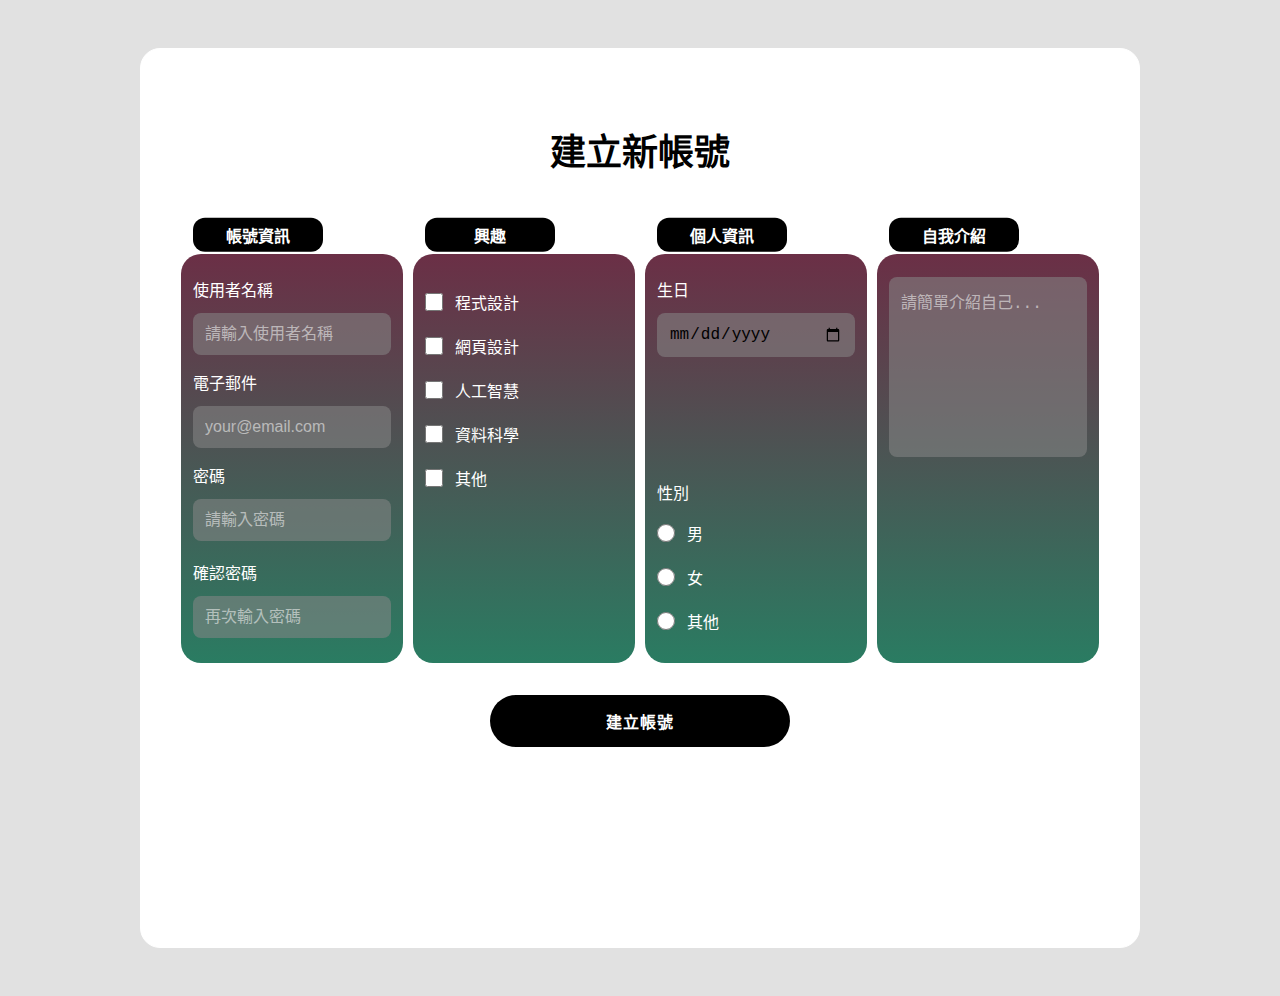
<file: index.html>
<!DOCTYPE html>
<html lang="zh-TW">
<head>
  <meta charset="UTF-8">
  <meta name="viewport" content="width=device-width, initial-scale=1.0">
  <title>建立新帳號</title>
  <link rel="stylesheet" href="styles.css">
  
  <style>

    /* 四欄布局：桌面版 */
    .four-column-layout {
      display: grid;
      grid-template-columns: repeat(4, 1fr);
      gap: 10px;
    }
    /* 手機版：垂直排列 */
    @media (max-width: 768px) {
      .four-column-layout {
        grid-template-columns: 1fr;
      }
    }
  </style>
 
</head>
<body>
  <div class="container">
    <header>
      <h1>建立新帳號</h1>
    </header>
    <main>
      <form id="signup-form">
        <!-- 四欄式布局區塊 -->
        <div class="four-column-layout">

          <!-- 欄 1: 帳號資訊 -->
          <div class="column">
            <fieldset>
              <legend>帳號資訊</legend>

              <div class="form-group">
                <label for="username">使用者名稱</label>
                <input type="text" id="username" name="username" placeholder="請輸入使用者名稱" required>
              </div>
              <div class="form-group">
                <label for="email">電子郵件</label>
                <input type="email" id="email" name="email" placeholder="your@email.com" required>
              </div>
              <div class="form-group">
                <label for="password">密碼</label>
                <input type="password" id="password" name="password" placeholder="請輸入密碼" required>
                <span id="password-strength"></span>
              </div>
              <div class="form-group">
                <label for="confirm-password">確認密碼</label>
                <input type="password" id="confirm-password" name="confirm-password" placeholder="再次輸入密碼" required>
              </div>

            </fieldset>
          </div>

          <!-- 欄 2: 興趣 -->
          <div class="column">
            <fieldset>
              <legend>興趣</legend>
              <div class="checkbox-group">
                <label for="programming">
                  <input type="checkbox" id="programming" name="interests" value="programming">
                  程式設計
                </label>
                <label for="web-design">
                  <input type="checkbox" id="web-design" name="interests" value="web-design">
                  網頁設計
                </label>
                <label for="ai">
                  <input type="checkbox" id="ai" name="interests" value="ai">
                  人工智慧
                </label>
                <label for="data-science">
                  <input type="checkbox" id="data-science" name="interests" value="data-science">
                  資料科學
                </label>
                <label for="others">
                    <input type="checkbox" id="interest-other-checkbox" name="interests" value="others">
                    其他
                  </label>
                  <input type="text" id="interest-other-input" class="other-input" placeholder="請輸入其他興趣..." />                  
              </div>
            </fieldset>
          </div>

          <!-- 欄 3: 個人資訊 -->
          <div class="column">
            <fieldset>
              <legend>個人資訊</legend>
              <div class="form-group">
                <label for="birthdate">生日</label>
                <input type="date" id="birthdate" name="birthdate">
              </div>
              <div class="form-group">
                <label>性別</label>
                <div class="radio-group">
                  <label for="male">
                    <input type="radio" id="male" name="gender" value="male">
                    男
                  </label>
                  <label for="female">
                    <input type="radio" id="female" name="gender" value="female">
                    女
                  </label>
                  <label for="other">
                    <input type="radio" id="other" name="gender" value="other">
                    其他
                  </label>
                </div>
              </div>
            </fieldset>
          </div>
          
          <!-- 欄 4: 自我介紹 -->
          <div class="column">
            <fieldset>
              <legend>自我介紹</legend>
              <textarea id="bio" name="bio" placeholder="請簡單介紹自己..." class="fixed-textarea"></textarea>
            </fieldset>
          </div>
        </div>

        <!-- 提交按鈕區域 -->
        <div class="button-row">
          <button class="btn">建立帳號</button>
        </div>
      </form>
    </main>
  </div>
</body>
</html>
<script>
    const otherCheckbox = document.getElementById("interest-other-checkbox");
    const otherInput = document.getElementById("interest-other-input");
  
    otherCheckbox.addEventListener("change", function () {
      if (this.checked) {
        otherInput.style.display = "block";
      } else {
        otherInput.style.display = "none";
        otherInput.value = "";  // 清空輸入
      }
    });

  </script>
</file>
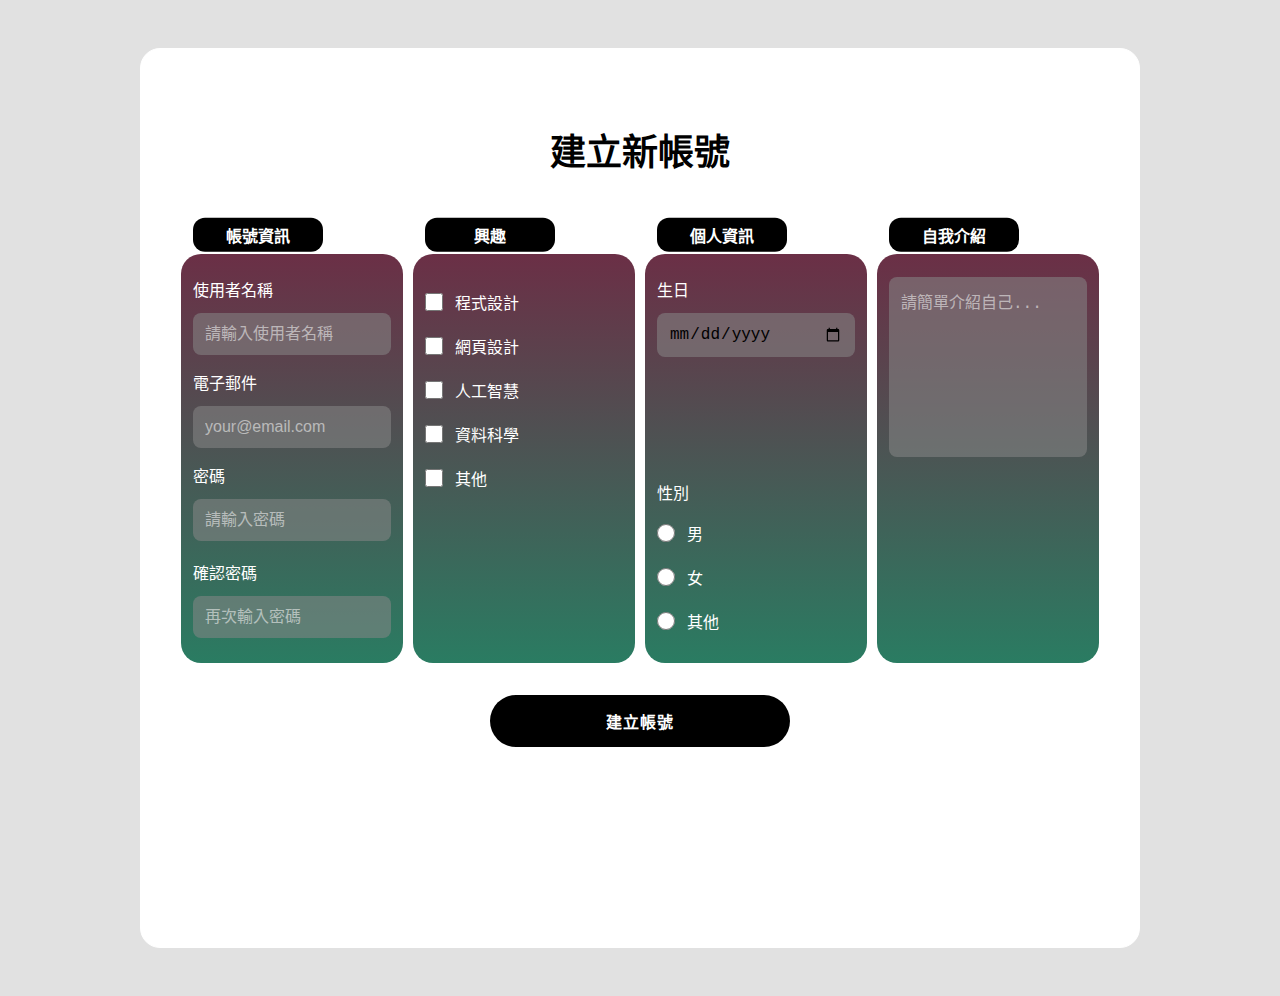
<file: HomeWork.html>
<!DOCTYPE html>
<html lang="zh-TW">
<head>
  <meta charset="UTF-8">
  <meta name="viewport" content="width=device-width, initial-scale=1.0">
  <title>建立新帳號</title>
  <link rel="stylesheet" href="styles.css">
  
  <style>

    /* 四欄布局：桌面版 */
    .four-column-layout {
      display: grid;
      grid-template-columns: repeat(4, 1fr);
      gap: 10px;
    }
    /* 手機版：垂直排列 */
    @media (max-width: 768px) {
      .four-column-layout {
        grid-template-columns: 1fr;
      }
    }
  </style>
 
</head>
<body>
  <div class="container">
    <header>
      <h1>建立新帳號</h1>
    </header>
    <main>
      <form id="signup-form">
        <!-- 四欄式布局區塊 -->
        <div class="four-column-layout">

          <!-- 欄 1: 帳號資訊 -->
          <div class="column">
            <fieldset>
              <legend>帳號資訊</legend>

              <div class="form-group">
                <label for="username">使用者名稱</label>
                <input type="text" id="username" name="username" placeholder="請輸入使用者名稱" required>
              </div>
              <div class="form-group">
                <label for="email">電子郵件</label>
                <input type="email" id="email" name="email" placeholder="your@email.com" required>
              </div>
              <div class="form-group">
                <label for="password">密碼</label>
                <input type="password" id="password" name="password" placeholder="請輸入密碼" required>
                <span id="password-strength"></span>
              </div>
              <div class="form-group">
                <label for="confirm-password">確認密碼</label>
                <input type="password" id="confirm-password" name="confirm-password" placeholder="再次輸入密碼" required>
              </div>

            </fieldset>
          </div>

          <!-- 欄 2: 興趣 -->
          <div class="column">
            <fieldset>
              <legend>興趣</legend>
              <div class="checkbox-group">
                <label for="programming">
                  <input type="checkbox" id="programming" name="interests" value="programming">
                  程式設計
                </label>
                <label for="web-design">
                  <input type="checkbox" id="web-design" name="interests" value="web-design">
                  網頁設計
                </label>
                <label for="ai">
                  <input type="checkbox" id="ai" name="interests" value="ai">
                  人工智慧
                </label>
                <label for="data-science">
                  <input type="checkbox" id="data-science" name="interests" value="data-science">
                  資料科學
                </label>
                <label for="others">
                    <input type="checkbox" id="interest-other-checkbox" name="interests" value="others">
                    其他
                  </label>
                  <input type="text" id="interest-other-input" class="other-input" placeholder="請輸入其他興趣..." />                  
              </div>
            </fieldset>
          </div>

          <!-- 欄 3: 個人資訊 -->
          <div class="column">
            <fieldset>
              <legend>個人資訊</legend>
              <div class="form-group">
                <label for="birthdate">生日</label>
                <input type="date" id="birthdate" name="birthdate">
              </div>
              <div class="form-group">
                <label>性別</label>
                <div class="radio-group">
                  <label for="male">
                    <input type="radio" id="male" name="gender" value="male">
                    男
                  </label>
                  <label for="female">
                    <input type="radio" id="female" name="gender" value="female">
                    女
                  </label>
                  <label for="other">
                    <input type="radio" id="other" name="gender" value="other">
                    其他
                  </label>
                </div>
              </div>
            </fieldset>
          </div>
          
          <!-- 欄 4: 自我介紹 -->
          <div class="column">
            <fieldset>
              <legend>自我介紹</legend>
              <textarea id="bio" name="bio" placeholder="請簡單介紹自己..." class="fixed-textarea"></textarea>
            </fieldset>
          </div>
        </div>

        <!-- 提交按鈕區域 -->
        <div class="button-row">
          <button class="btn">建立帳號</button>
        </div>

      </form>
    </main>
  </div>
</body>
</html>
<script>
    const otherCheckbox = document.getElementById("interest-other-checkbox");
    const otherInput = document.getElementById("interest-other-input");
  
    otherCheckbox.addEventListener("change", function () {
      if (this.checked) {
        otherInput.style.display = "block";
      } else {
        otherInput.style.display = "none";
        otherInput.value = "";  // 清空輸入
      }
    });
    
  </script>
</file>
<file: styles.css>
/* 黑色背景與白色文字基本設定 */
body {
    background:  #e1e1e1;
    color: #ffffff;
    font-family: 'Arial', sans-serif;
    margin: 100;
    padding: 100;
    display: flex;
    justify-content: center;
    align-items: center;
    min-height: 100vh;
}

/* 容器樣式 */
.container {
    max-width: 1000px;
    min-width: 200px;
    width: 95%;
    min-height: 100vh;
    margin: 40px;
    padding: 40px;
    box-sizing: border-box;
    background: #ffffff;
    border: 1px solid #ffffff;
    border-radius: 20px;
    transition: all 0.3s ease-in;
}

/* 標題樣式 */
h1 {
    text-align: center;
    color: #000000;
    margin-bottom: 40px;
    font-size: 36px;
    padding: 10px 20px;
    border-radius: 8px;
    transition: all 0.3s ease-in-out;
}

#以上是背景與容器的基本樣式設定，接下來是表單的具體樣式設定

/* 四欄布局：桌面版 */
.four-column-layout {
    display: grid;
    grid-template-columns: repeat(4, 1fr);
    gap: 10px;
    align-items: stretch; /* 確保每個欄位等高 */
}

/* 手機版：垂直排列 */
@media (max-width: 768px) {
    .four-column-layout {
        grid-template-columns: 1fr;
    }
}

/* 讓每個欄位使用 flex，方便 fieldset 撐滿高度 */
.four-column-layout .column {
    display: flex;
    flex-direction: column;
}

/* 分區樣式 - fieldset 改為彈性伸展 */
fieldset {
    background: linear-gradient(to bottom, #6b2f46, #2a7c62);
    border-radius: 20px;
    color: white;
    border: none;
    padding: 12 0 0 12 ; /* 內部間距 */
    margin: 12px 0; /* 分區上下間距 */
    display: flex;
    flex-direction: column;
    justify-content: space-between;
    flex: 1;  /* 讓 fieldset 在所在的 .column 中撐滿剩餘高度 */
}

/* Legend 調整：完全在 fieldset 內顯示 */
legend {
    display: inline-block;
    width: 100px;
    margin-left: 0;
    margin-right: auto;
    position: relative;
    top: 0;
    left: 0;
    transform: translateY(-1.2em);  /* 向上移動，但仍屬於 fieldset 內 */
    z-index: 1;
    padding: 5px 15px;
    background-color: #000000;
    color: rgb(255, 255, 255);
    border-radius: 12px 12px 12px 12px; /* 圓角邊框 左上,右上,右下,左下 */
    border-color: #ffffff;
    font-weight: bold;
    text-align: center;
}


/* 表單分組 */
.form-group {
    margin-bottom: 15px;
}

/* 表單標籤與輸入欄位 */
label {
    display: block;
    margin: 0px 0px 12px 0px; /* 標籤跟欄位的上下間距 */
    color: #ffffff;
}


 
input:not(.other-input), textarea {
    box-sizing: border-box;
    width: 100%; 
    padding: 12px;
    border: 0px solid #dfbfbf00; /* 邊框顏色 */
    border-radius: 8px;
    background-color: #8787878c;
    text-align: left;
    color: #000000; /* 輸入文字顏色 */
    font-size: 16px;
}
.other-input {
    margin-top: 10px;
    width: 100%;
    display: none; /* 預設隱藏 */
    transition: all 0.3s ease;
}



input::placeholder,
textarea::placeholder {
    color: #eeeeee9a; /* 提示文字的的顏色 */
}

/* 特定文本區域樣式 - 固定大小，不可調整 */
.fixed-textarea {
    resize: none;
    height: 180px;
    overflow-y: auto;
}

/* 讓表單元素在獲得焦點時有視覺反饋 */
input:focus, textarea:focus {
    outline: none;
    border-color: #505050;
    box-shadow: 0 0 5px rgba(255, 255, 255, 0.1);
}

/* 讓 radio 和 checkbox 可以換行 */
.radio-group,
.checkbox-group {
    display: flex;
    flex-wrap: wrap;
    gap: 10px;
    margin-top: 8px;
}

/* 讓 以下兩種 label 和選取框對齊 */
.radio-group label,
.checkbox-group label {
    display: flex;
    align-items: center;
    gap: 12px; /* 調整間距 */
    color: #ffffff;
    flex: 1 1 100px;
    margin: 5px 0;
    cursor: pointer;
}

/* 調整選取框（radio & checkbox）的樣式 */
input[type="radio"],
input[type="checkbox"] {
    width: 18px;
    height: 18px;
    margin: 0;
    cursor: pointer;
}

/* 按鈕樣式 */
.btn {
    background-color: #000000;
    color: white;
    padding: 14px 20px;
    border: none;
    border-radius: 40px;
    cursor: pointer;
    margin-top: 20px;
    font-size: 16px;
    font-weight: bold;
    transition: all 0.3s ease-in-out;
    width: 60%;
    max-width: 300px;
    letter-spacing: 1px;
    display: block;
    margin: 0 auto;
}

/* 提交按鈕區域 */
.button-row {
    text-align: center;
    margin-top: 20px;
}

/* 按鈕懸停效果 */
.btn:hover {
    background-color: #ff0051;
    transform: translateY(-2px);
    box-shadow: 0 5px 15px rgba(255, 0, 81, 0.3);
}

/* 密碼強度提示 */
#password-strength {
    display: block;
    margin-top: 4px;
    font-size: 14px;
    color: #aaa;
}

/* 隱藏的選項輸入框 */ 
.other-input {
    box-sizing: border-box;
    width: 100%; 
    padding: 12px;
    border: 0px solid #dfbfbf00; /* 邊框顏色 */
    border-radius: 8px;
    background-color: #8787878c;
    text-align: left;
    color: #000000; /* 輸入文字顏色 */
    font-size: 16px;
}
.other-input[style*="display: block"] {
    animation: fadeIn 0.3s;
    
}

@keyframes fadeIn {
    from {
        opacity: 0;
        transform: translateY(-10px);
    }
    to {
        opacity: 1;
        transform: translateY(0);
    }
}

/* 響應式調整 - 桌面兩欄、手機單欄（依需要調整） */
@media (max-width: 768px) {
    .container {
        max-width: 90%;
        padding: 25px;
        margin: 15px;
    }
    
    fieldset {
        padding: 12px;
        height: auto;
    }
    
    .radio-group label,
    .checkbox-group label {
        flex: 1 1 120px;
    }
    
    .btn {
        width: 100%;
        max-width: none;
    }
}

@media (max-width: 480px) {
    .container {
        padding: 15px;
        margin: 10px;
    }
    
    h1 {
        font-size: 24px;
        margin-bottom: 20px;
        text-align: center;
    }
    
    .radio-group,
    .checkbox-group {
        flex-direction: column;
        gap: 5px;
    }
    
    .radio-group label,
    .checkbox-group label {
        flex: 1 1 auto;
        width: 100%;
    }
    
    .fixed-textarea {
        height: 120px;
    }
    
    .btn {
        padding: 12px;
    }
}
</file>
